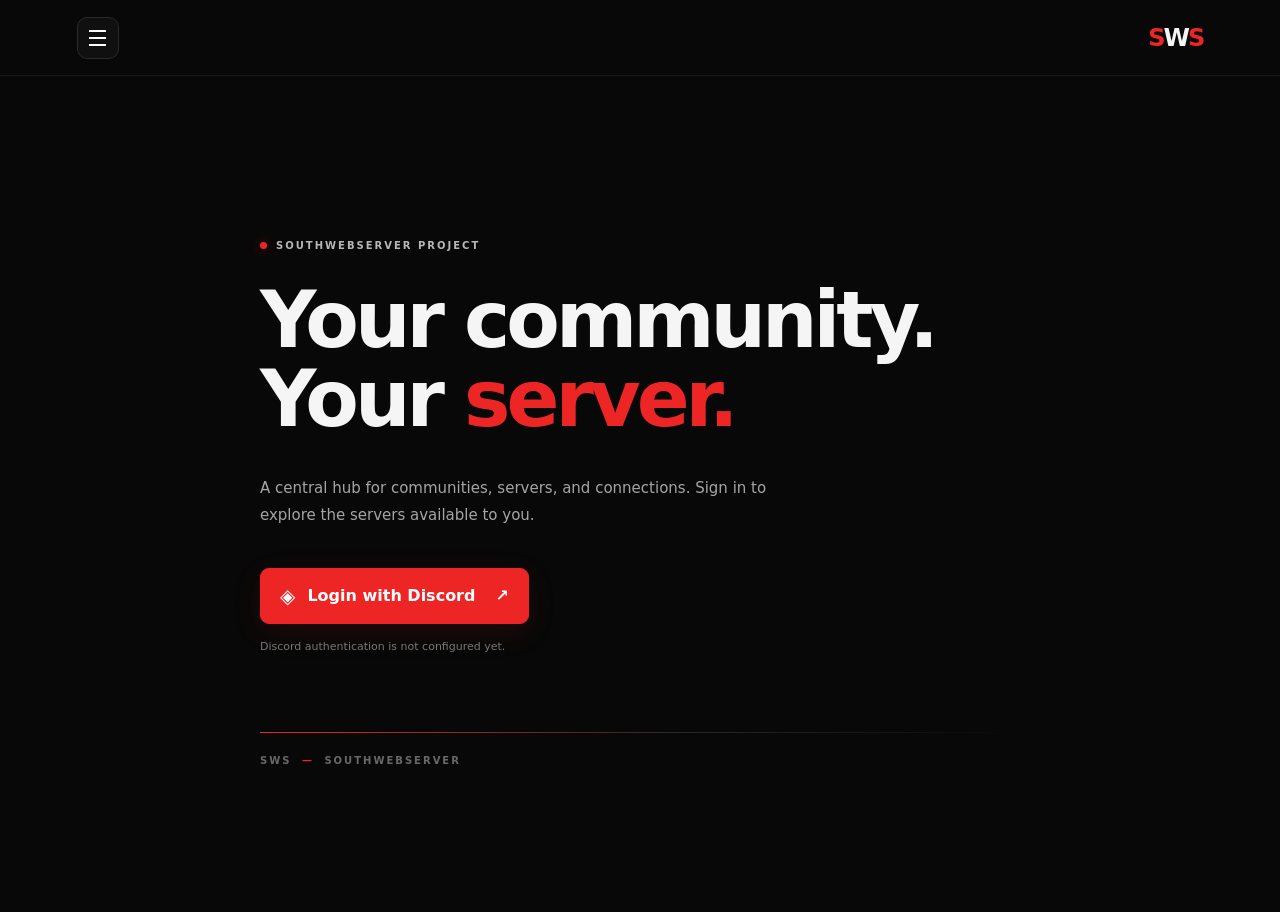
<file: index.html>
<!DOCTYPE html>
<html lang="en">
<head>
  <meta charset="UTF-8">
  <meta name="viewport" content="width=device-width, initial-scale=1">
  <meta name="theme-color" content="#080808">
  <title>SWS | SouthWebServer</title>
  <link rel="stylesheet" href="static/style.css">
</head>
<body>
  <div id="loader"><div class="loader-logo"><span>S</span>W<span>S</span></div><p>INITIALIZING SWS...</p></div>

  <header class="topbar">
    <button class="menu-button" id="menuButton" aria-label="Open menu" aria-expanded="false">
      <span></span><span></span><span></span>
    </button>
    <a class="brand" href="index.html" aria-label="SouthWebServer home"><span>S</span>W<span>S</span></a>
  </header>

  <nav class="side-menu" id="sideMenu">
    <p class="menu-label">NAVIGATION</p>
    <a href="index.html">Home</a>
    <a href="servers.html">Servers</a>
    <div class="menu-divider"></div>
    <p class="menu-label">SOUTHWEBSERVER</p>
    <p class="menu-description">A central place for your communities.</p>
  </nav>
  <div class="overlay" id="overlay"></div>

  <main class="hero">
    <p class="eyebrow"><span class="status-dot"></span> SOUTHWEBSERVER PROJECT</p>
    <h1>Your community.<br>Your <span class="red">server.</span></h1>
    <p class="description">A central hub for communities, servers, and connections. Sign in to explore the servers available to you.</p>
    <button class="primary-button" id="loginButton">
      <span class="discord-mark">◈</span> Login with Discord <span class="arrow">↗</span>
    </button>
    <p class="small-note" id="loginNote">Discord authentication is not configured yet.</p>
    <div class="hero-line"></div>
    <p class="footer-note">SWS <span>—</span> SOUTHWEBSERVER</p>
  </main>

  <script src="static/app.js"></script>
</body>
</html>
</file>
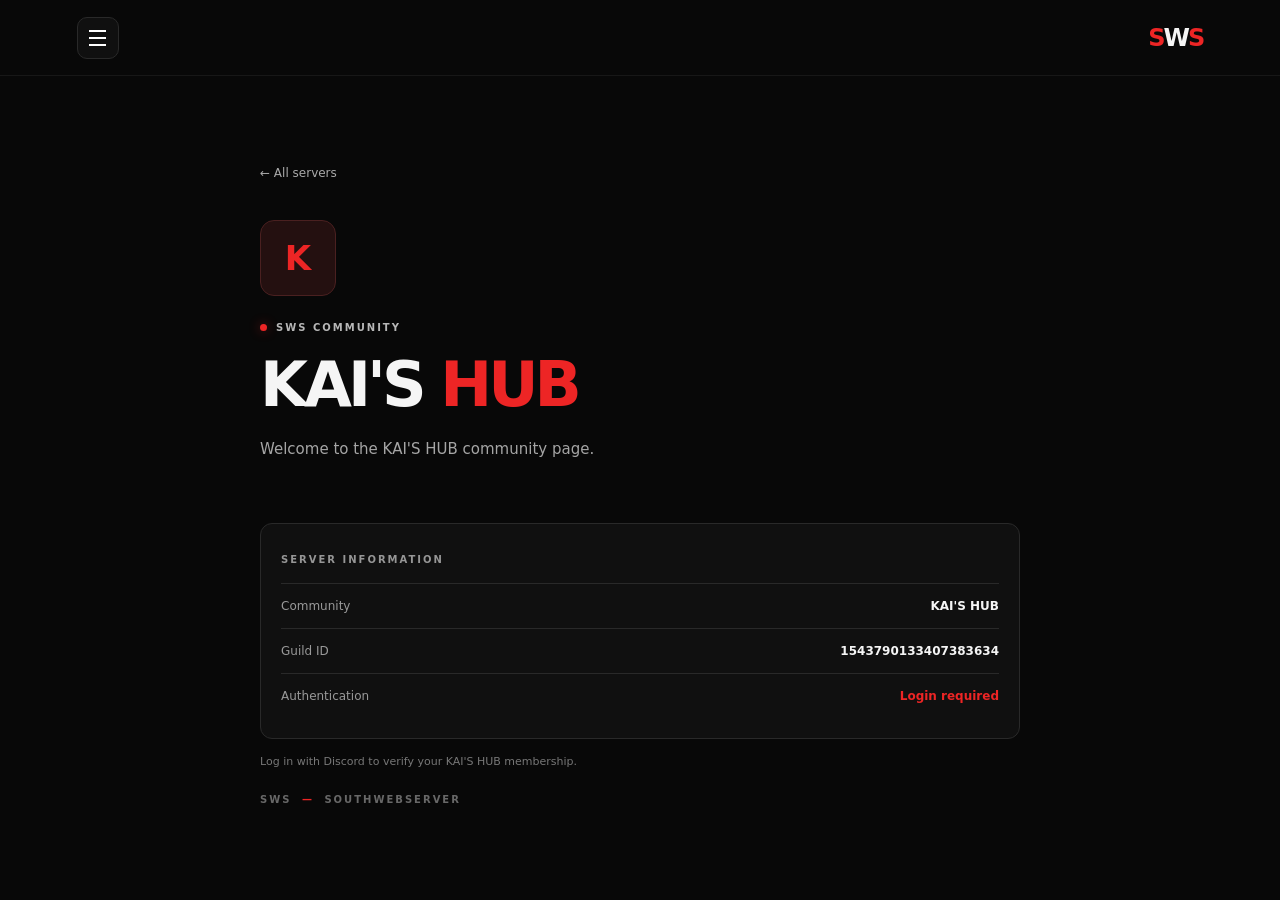
<file: kaihub.html>
<!DOCTYPE html>
<html lang="en">
<head>
  <meta charset="UTF-8">
  <meta name="viewport" content="width=device-width, initial-scale=1">
  <meta name="theme-color" content="#080808">
  <title>KAI'S HUB | SWS</title>
  <link rel="stylesheet" href="static/style.css">
</head>
<body>
  <div id="loader"><div class="loader-logo"><span>S</span>W<span>S</span></div><p>OPENING COMMUNITY...</p></div>
  <header class="topbar">
    <button class="menu-button" id="menuButton" aria-label="Open menu" aria-expanded="false"><span></span><span></span><span></span></button>
    <a class="brand" href="index.html"><span>S</span>W<span>S</span></a>
  </header>
  <nav class="side-menu" id="sideMenu">
    <p class="menu-label">NAVIGATION</p>
    <a href="index.html">Home</a><a href="servers.html">Servers</a>
    <div class="menu-divider"></div>
    <p class="menu-label">SOUTHWEBSERVER</p>
    <p class="menu-description">A central place for your communities.</p>
  </nav>
  <div class="overlay" id="overlay"></div>

  <main class="page-content">
    <a class="back-link" href="servers.html">← All servers</a>
    <section class="community-hero">
      <div class="community-icon">K</div>
      <p class="eyebrow"><span class="status-dot"></span> SWS COMMUNITY</p>
      <h1>KAI'S <span class="red">HUB</span></h1>
      <p class="description">Welcome to the KAI'S HUB community page.</p>
    </section>

    <div class="info-panel">
      <p class="menu-label">SERVER INFORMATION</p>
      <div class="info-row"><span>Community</span><strong>KAI'S HUB</strong></div>
      <div class="info-row"><span>Guild ID</span><strong>1543790133407383634</strong></div>
      <div class="info-row"><span>Authentication</span><strong class="red" id="authStatus">Checking…</strong></div>
    </div>
    <p class="small-note" id="membershipNote">Checking your Discord session and membership…</p>
    <p class="footer-note">SWS <span>—</span> SOUTHWEBSERVER</p>
  </main>
  <script src="static/app.js"></script>
</body>
</html>
</file>
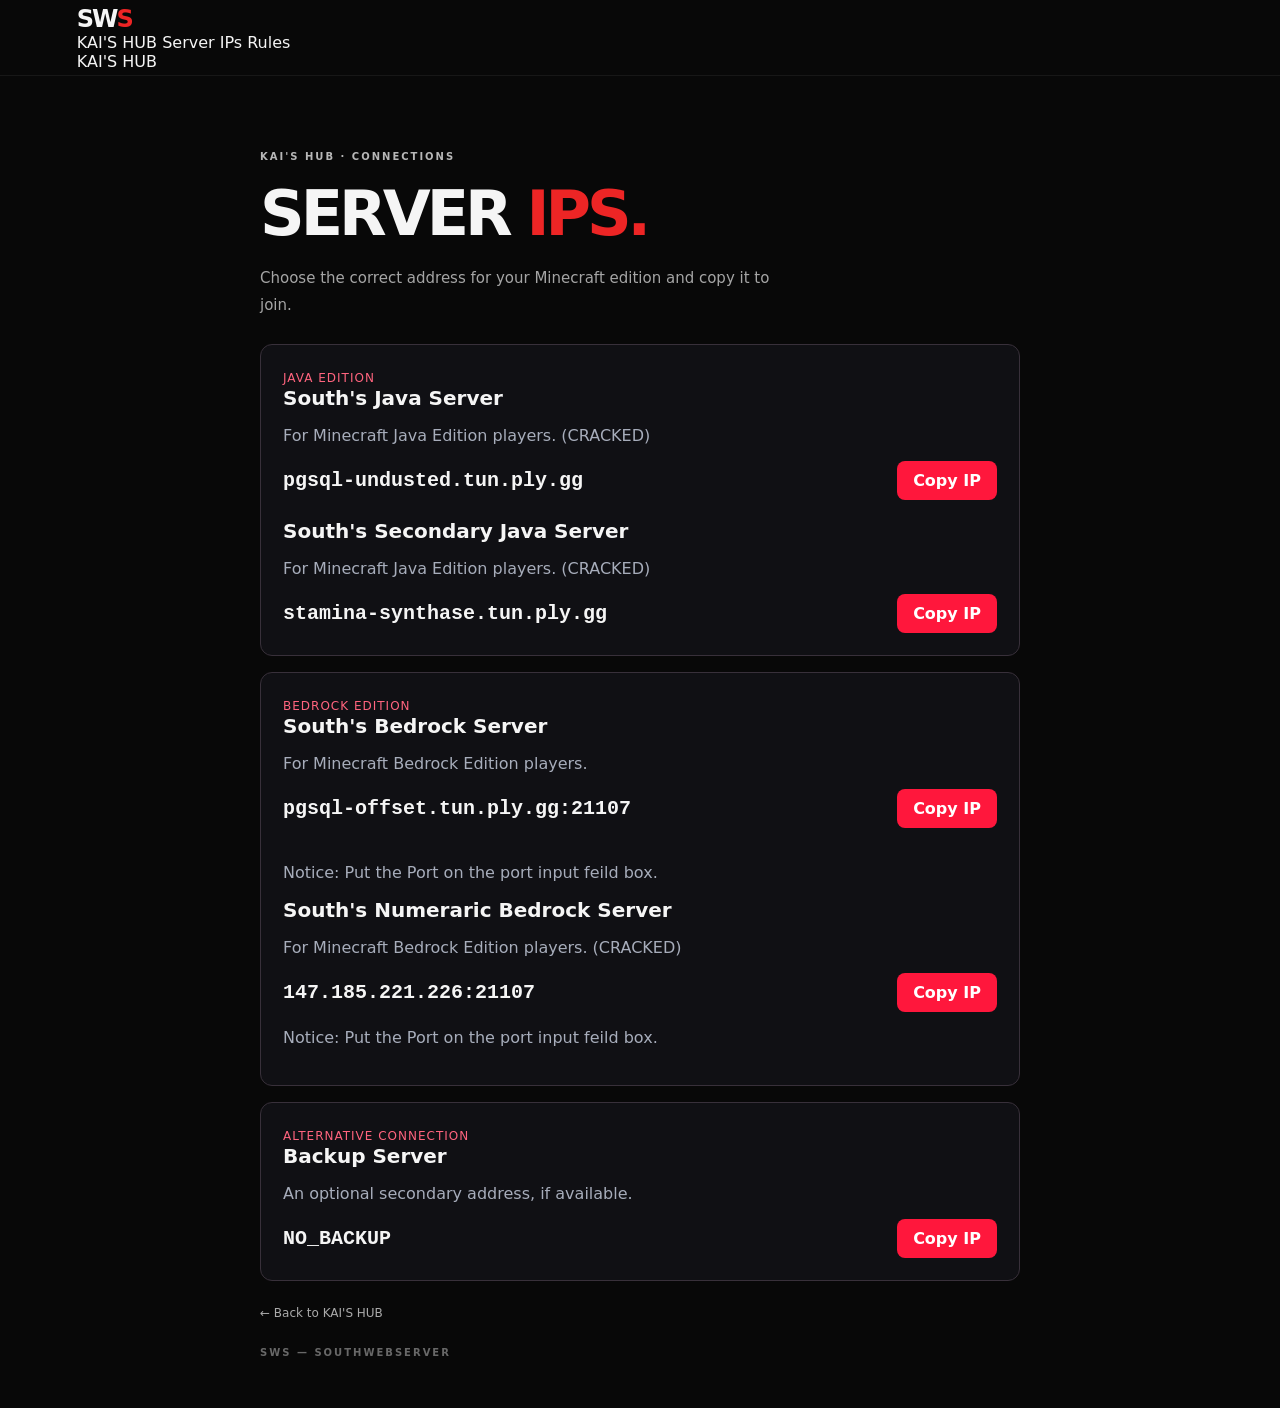
<file: kaiip.html>
<!DOCTYPE html>
<html lang="en">
<head>
  <meta charset="UTF-8">
  <meta name="viewport" content="width=device-width, initial-scale=1">
  <meta name="theme-color" content="#080808">
  <title>Server IPs | KAI'S HUB</title>
  <link rel="stylesheet" href="static/style.css">
  <style>
    .ip-list { display:grid; gap:16px; margin-top:25px; }
    .ip-card { background:#101014; border:1px solid #38303a; border-radius:12px; padding:22px; }
    .ip-card h2 { margin:0 0 5px; font-size:20px; }
    .muted { color:#a7adbb; }
    .ip-row { display:flex; justify-content:space-between; align-items:center; gap:12px; flex-wrap:wrap; margin-top:15px; }
    .ip-value { overflow-wrap:anywhere; font-weight:800; font-size:20px; }
    .copy-btn { background:#ff173c; color:white; border:0; border-radius:8px; padding:10px 16px; font-weight:700; cursor:pointer; }
    .copy-btn:hover { background:#d90f30; }
    .tag { color:#ff647e; font-size:12px; text-transform:uppercase; letter-spacing:1px; }
  </style>
</head>
<body>
  <header class="topbar">
    <div class="wrap nav">
      <a class="brand" href="index.html">SW<span>S</span></a>
      <nav class="navlinks">
        <a href="kaiMain.html">KAI'S HUB</a>
        <a href="kaiip.html">Server IPs</a>
        <a href="kairules.html">Rules</a>
      </nav>
      <span class="nav-tag">KAI'S HUB</span>
    </div>
  </header>

  <main class="wrap page-content">
    <p class="eyebrow">KAI'S HUB · CONNECTIONS</p>
    <h1>SERVER <span class="red">IPS.</span></h1>
    <p class="description">Choose the correct address for your Minecraft edition and copy it to join.</p>


    <section class="ip-list">
      <article class="ip-card">
        <span class="tag">Java Edition</span>
        <h2>South's Java Server</h2>
        <p class="muted">For Minecraft Java Edition players. (CRACKED)</p>
        <div class="ip-row">
          <code class="ip-value">pgsql-undusted.tun.ply.gg</code>
          <button class="copy-btn" data-copy="pgsql-undusted.tun.ply.gg">Copy IP</button>
        </div><br>
        <h2>South's Secondary Java Server</h2>
        <p class="muted">For Minecraft Java Edition players. (CRACKED)</p>
        <div class="ip-row">
          <code class="ip-value">stamina-synthase.tun.ply.gg</code>
          <button class="copy-btn" data-copy="stamina-synthase.tun.ply.gg">Copy IP</button>
        </div>
      </article>
      
      <article class="ip-card">
        <span class="tag">Bedrock Edition</span>
        <h2>South's Bedrock Server</h2>
        <p class="muted">For Minecraft Bedrock Edition players.</p>
        <div class="ip-row">
          <code class="ip-value">pgsql-offset.tun.ply.gg:21107</code>
          <button class="copy-btn" data-copy="pgsql-offset.tun.ply.gg:21107">Copy IP</button>
        </div><br>
        <p class="muted">Notice: Put the Port on the port input feild box.</p>
        <h2>South's Numeraric Bedrock Server</h2>
        <p class="muted">For Minecraft Bedrock Edition players. (CRACKED)</p>
        <div class="ip-row">
          <code class="ip-value">147.185.221.226:21107</code>
          <button class="copy-btn" data-copy="147.185.221.226:21107">Copy IP</button>
        </div>
        <p class="muted">Notice: Put the Port on the port input feild box.</p>
      </article>

      <article class="ip-card">
        <span class="tag">Alternative Connection</span>
        <h2>Backup Server</h2>
        <p class="muted">An optional secondary address, if available.</p>
        <div class="ip-row">
          <code class="ip-value">NO_BACKUP</code>
          <button class="copy-btn" data-copy="null">Copy IP</button>
        </div>
      </article>
    </section>

    <p class="back-link"><a href="kaiMain.html">← Back to KAI'S HUB</a></p>
    <p class="footer-note">SWS — SOUTHWEBSERVER</p>
  </main>

  <div id="copyNotice" role="status" aria-live="polite" style="display:none;position:fixed;bottom:20px;left:50%;transform:translateX(-50%);background:#202027;border:1px solid #49404a;padding:12px 18px;border-radius:8px;z-index:20"></div>

  <script>
    const notice = document.getElementById("copyNotice");
    document.querySelectorAll("[data-copy]").forEach(button => {
      button.addEventListener("click", async () => {
        const value = button.dataset.copy;
        if (value.endsWith("_HERE")) {
          notice.textContent = "Set the real server address in kaiip.html first.";
          notice.style.display = "block";
          return;
        }
        try {
          await navigator.clipboard.writeText(value);
          notice.textContent = "Server address copied.";
        } catch {
          notice.textContent = "Copy failed. Select and copy the address manually.";
        }
        notice.style.display = "block";
      });
    });
  </script>
</body>
</html>
</file>
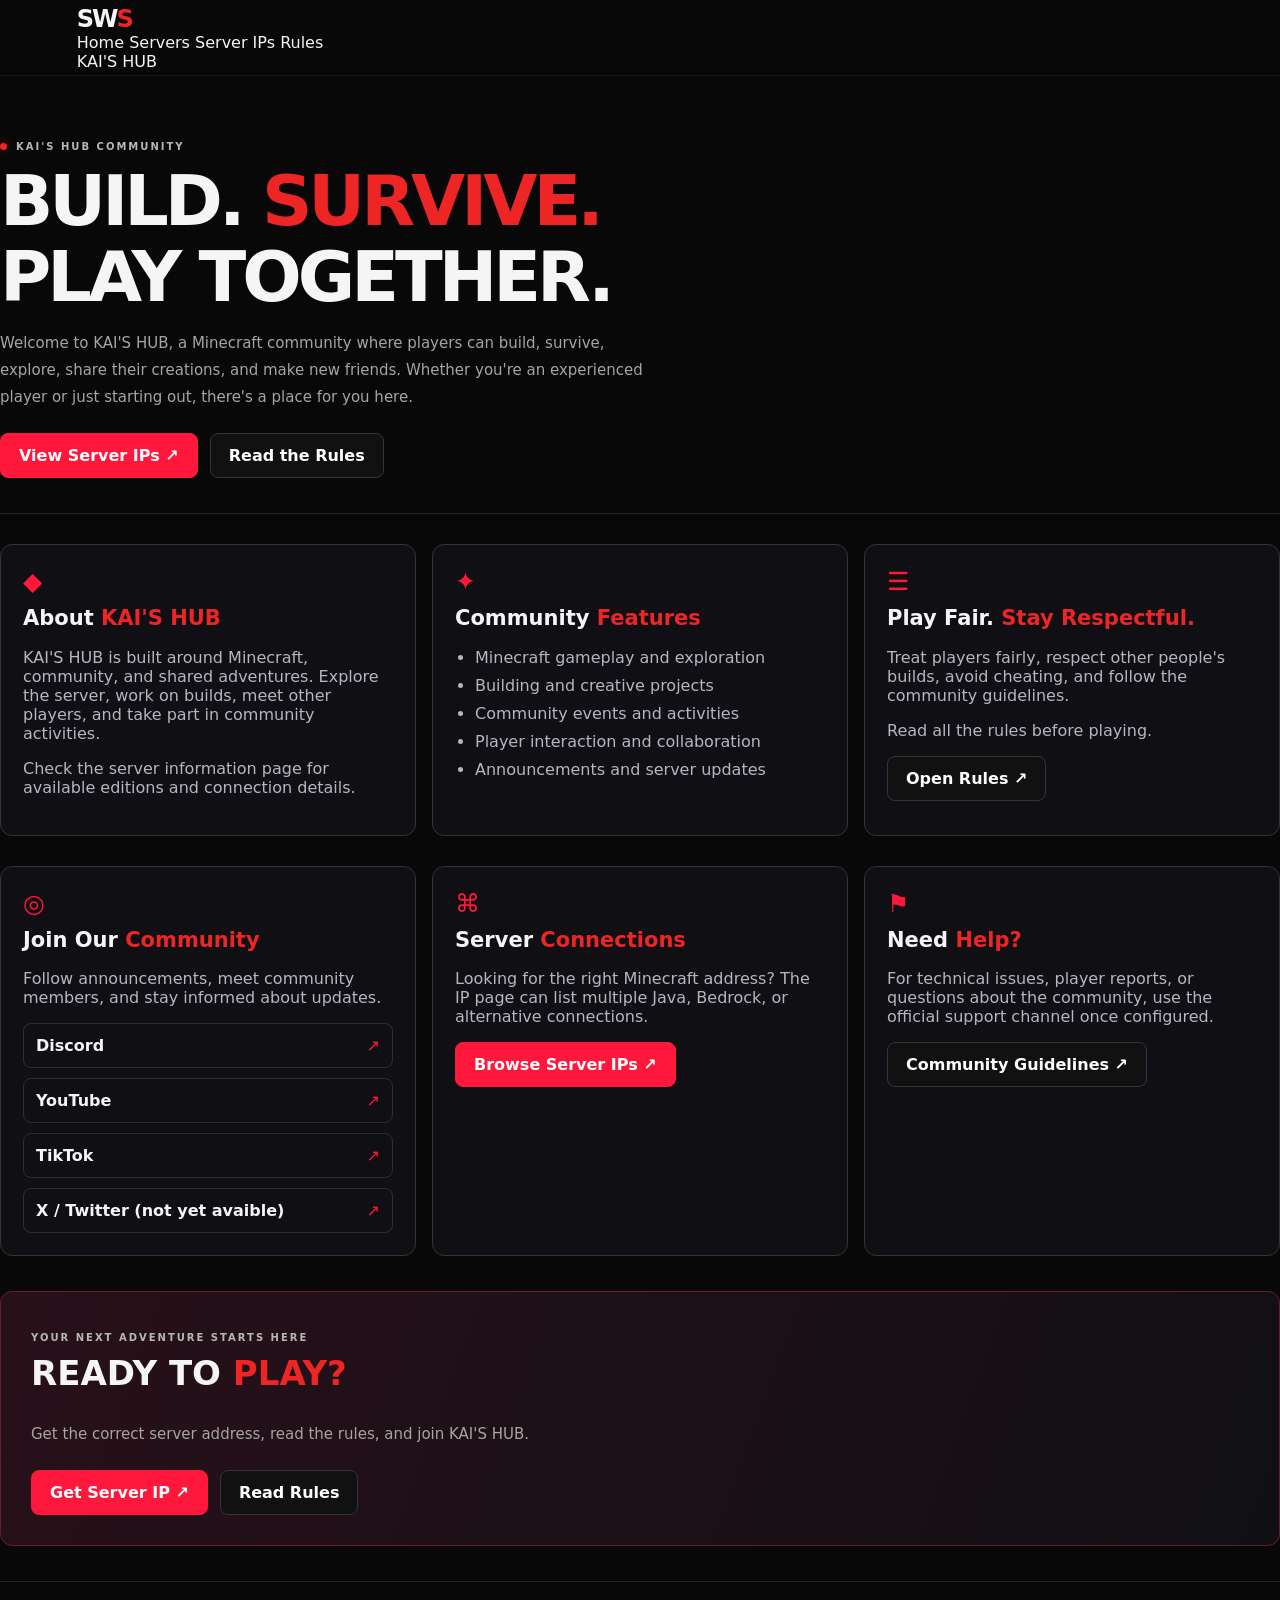
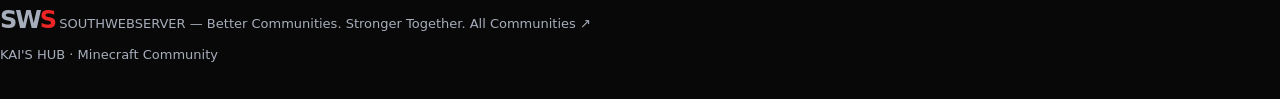
<file: kaiMain.html>
<!DOCTYPE html>
<html lang="en">
<head>
  <meta charset="UTF-8">
  <meta name="viewport" content="width=device-width, initial-scale=1">
  <meta name="theme-color" content="#080808">
  <meta name="description" content="Welcome to KAI'S HUB, a Minecraft community to build, survive, explore, and play together.">
  <title>KAI'S HUB | SWS</title>
  <link rel="stylesheet" href="static/style.css">
  <style>
    .hub-hero {
      padding: 55px 0 35px;
      border-bottom: 1px solid #29232b;
    }
    .hub-hero h1 {
      font-size: clamp(38px, 8vw, 70px);
      line-height: 1.08;
      margin: 12px 0;
    }
    .hub-hero p { max-width: 650px; }
    .hub-actions { display:flex; flex-wrap:wrap; gap:12px; margin-top:22px; }
    .hub-btn {
      display:inline-block;
      padding:12px 18px;
      border:1px solid #ff173c;
      border-radius:8px;
      background:#ff173c;
      color:#fff;
      font-weight:800;
      text-decoration:none;
    }
    .hub-btn.secondary { background:#111; border-color:#39313b; }
    .hub-grid {
      display:grid;
      grid-template-columns:repeat(3,minmax(0,1fr));
      gap:16px;
      margin:30px 0;
    }
    .hub-card {
      padding:22px;
      background:#101014;
      border:1px solid #38303a;
      border-radius:12px;
    }
    .hub-card h2 { margin-top:0; font-size:21px; }
    .hub-card p, .hub-card li { color:#b4b6c1; }
    .hub-card ul { padding-left:20px; }
    .hub-card li { margin:9px 0; }
    .hub-icon { color:#ff173c; font-size:25px; margin-bottom:10px; }
    .hub-socials { display:grid; gap:10px; }
    .hub-socials a {
      display:flex;
      justify-content:space-between;
      gap:12px;
      padding:12px;
      border:1px solid #302b34;
      border-radius:8px;
      text-decoration:none;
    }
    .hub-socials a:hover { border-color:#ff173c; }
    .hub-socials span { color:#ff173c; }
    .hub-join {
      margin:35px 0;
      padding:30px;
      border:1px solid #6c1a2d;
      border-radius:12px;
      background:linear-gradient(110deg,#281019,#101014);
    }
    .hub-join h2 { margin-top:0; font-size:clamp(24px,5vw,34px); }
    .hub-footer {
      padding:24px 0;
      border-top:1px solid #29232b;
      color:#a7adbb;
      font-size:13px;
    }
    @media(max-width:760px) {
      .hub-grid { grid-template-columns:1fr; }
      .hub-hero { padding-top:35px; }
      .hub-join { padding:22px; }
    }
  </style>
</head>
<body>
  <header class="topbar">
    <div class="wrap nav">
      <a class="brand" href="index.html" aria-label="SWS Home">SW<span>S</span></a>
      <nav class="navlinks" aria-label="Navigation">
        <a href="index.html">Home</a>
        <a href="servers.html">Servers</a>
        <a href="kaiip.html">Server IPs</a>
        <a href="kairules.html">Rules</a>
      </nav>
      <span class="nav-tag">KAI'S HUB</span>
    </div>
  </header>

  <main class="wrap">
    <section class="hub-hero">
      <p class="eyebrow"><span class="status-dot"></span> KAI'S HUB COMMUNITY</p>
      <h1>BUILD. <span class="red">SURVIVE.</span><br>PLAY TOGETHER.</h1>
      <p class="description">
        Welcome to KAI'S HUB, a Minecraft community where players can build,
        survive, explore, share their creations, and make new friends.
        Whether you're an experienced player or just starting out,
        there's a place for you here.
      </p>
      <div class="hub-actions">
        <a class="hub-btn" href="kaiip.html">View Server IPs ↗</a>
        <a class="hub-btn secondary" href="kairules.html">Read the Rules</a>
      </div>
    </section>

    <section class="hub-grid" aria-label="Community information">
      <article class="hub-card">
        <div class="hub-icon" aria-hidden="true">◆</div>
        <h2>About <span class="red">KAI'S HUB</span></h2>
        <p>
          KAI'S HUB is built around Minecraft, community, and shared
          adventures. Explore the server, work on builds, meet other
          players, and take part in community activities.
        </p>
        <p>Check the server information page for available editions and connection details.</p>
      </article>

      <article class="hub-card">
        <div class="hub-icon" aria-hidden="true">✦</div>
        <h2>Community <span class="red">Features</span></h2>
        <ul>
          <li>Minecraft gameplay and exploration</li>
          <li>Building and creative projects</li>
          <li>Community events and activities</li>
          <li>Player interaction and collaboration</li>
          <li>Announcements and server updates</li>
        </ul>
      </article>

      <article class="hub-card">
        <div class="hub-icon" aria-hidden="true">☰</div>
        <h2>Play Fair. <span class="red">Stay Respectful.</span></h2>
        <p>
          Treat players fairly, respect other people's builds, avoid cheating,
          and follow the community guidelines.
        </p>
        <p>Read all the rules before playing.</p>
        <a class="hub-btn secondary" href="kairules.html">Open Rules ↗</a>
      </article>
    </section>

    <section class="hub-grid" aria-label="Social links">
      <article class="hub-card">
        <div class="hub-icon" aria-hidden="true">◎</div>
        <h2>Join Our <span class="red">Community</span></h2>
        <p>Follow announcements, meet community members, and stay informed about updates.</p>
        <div class="hub-socials">
          <a href="https://discord.gg/mTrq2tTBHG" target="_blank" rel="noopener noreferrer">
            <strong>Discord</strong><span>↗</span>
          </a>
          <a href="https://youtube.com/@xokaixu" target="_blank" rel="noopener noreferrer">
            <strong>YouTube</strong><span>↗</span>
          </a>
          <a href="https://www.tiktok.com/@xo.kaixu" target="_blank" rel="noopener noreferrer">
            <strong>TikTok</strong><span>↗</span>
          </a>
          <a href="about:blank" target="_blank" rel="noopener noreferrer">
            <strong>X / Twitter (not yet avaible)</strong><span>↗</span>
          </a>
        </div>
      </article>

      <article class="hub-card">
        <div class="hub-icon" aria-hidden="true">⌘</div>
        <h2>Server <span class="red">Connections</span></h2>
        <p>
          Looking for the right Minecraft address? The IP page can list
          multiple Java, Bedrock, or alternative connections.
        </p>
        <a class="hub-btn" href="kaiip.html">Browse Server IPs ↗</a>
      </article>

      <article class="hub-card">
        <div class="hub-icon" aria-hidden="true">⚑</div>
        <h2>Need <span class="red">Help?</span></h2>
        <p>
          For technical issues, player reports, or questions about the
          community, use the official support channel once configured.
        </p>
        <a class="hub-btn secondary" href="kairules.html">Community Guidelines ↗</a>
      </article>
    </section>

    <section class="hub-join">
      <p class="eyebrow">YOUR NEXT ADVENTURE STARTS HERE</p>
      <h2>READY TO <span class="red">PLAY?</span></h2>
      <p class="description">
        Get the correct server address, read the rules, and join KAI'S HUB.
      </p>
      <div class="hub-actions">
        <a class="hub-btn" href="kaiip.html">Get Server IP ↗</a>
        <a class="hub-btn secondary" href="kairules.html">Read Rules</a>
      </div>
    </section>

    <footer class="hub-footer">
      <div class="footer-row">
        <a class="brand" href="index.html">SW<span>S</span></a>
        <span>SOUTHWEBSERVER — Better Communities. Stronger Together.</span>
        <a href="servers.html">All Communities ↗</a>
      </div>
      <p>KAI'S HUB · Minecraft Community</p>
    </footer>
  </main>
</body>
</html>
</file>
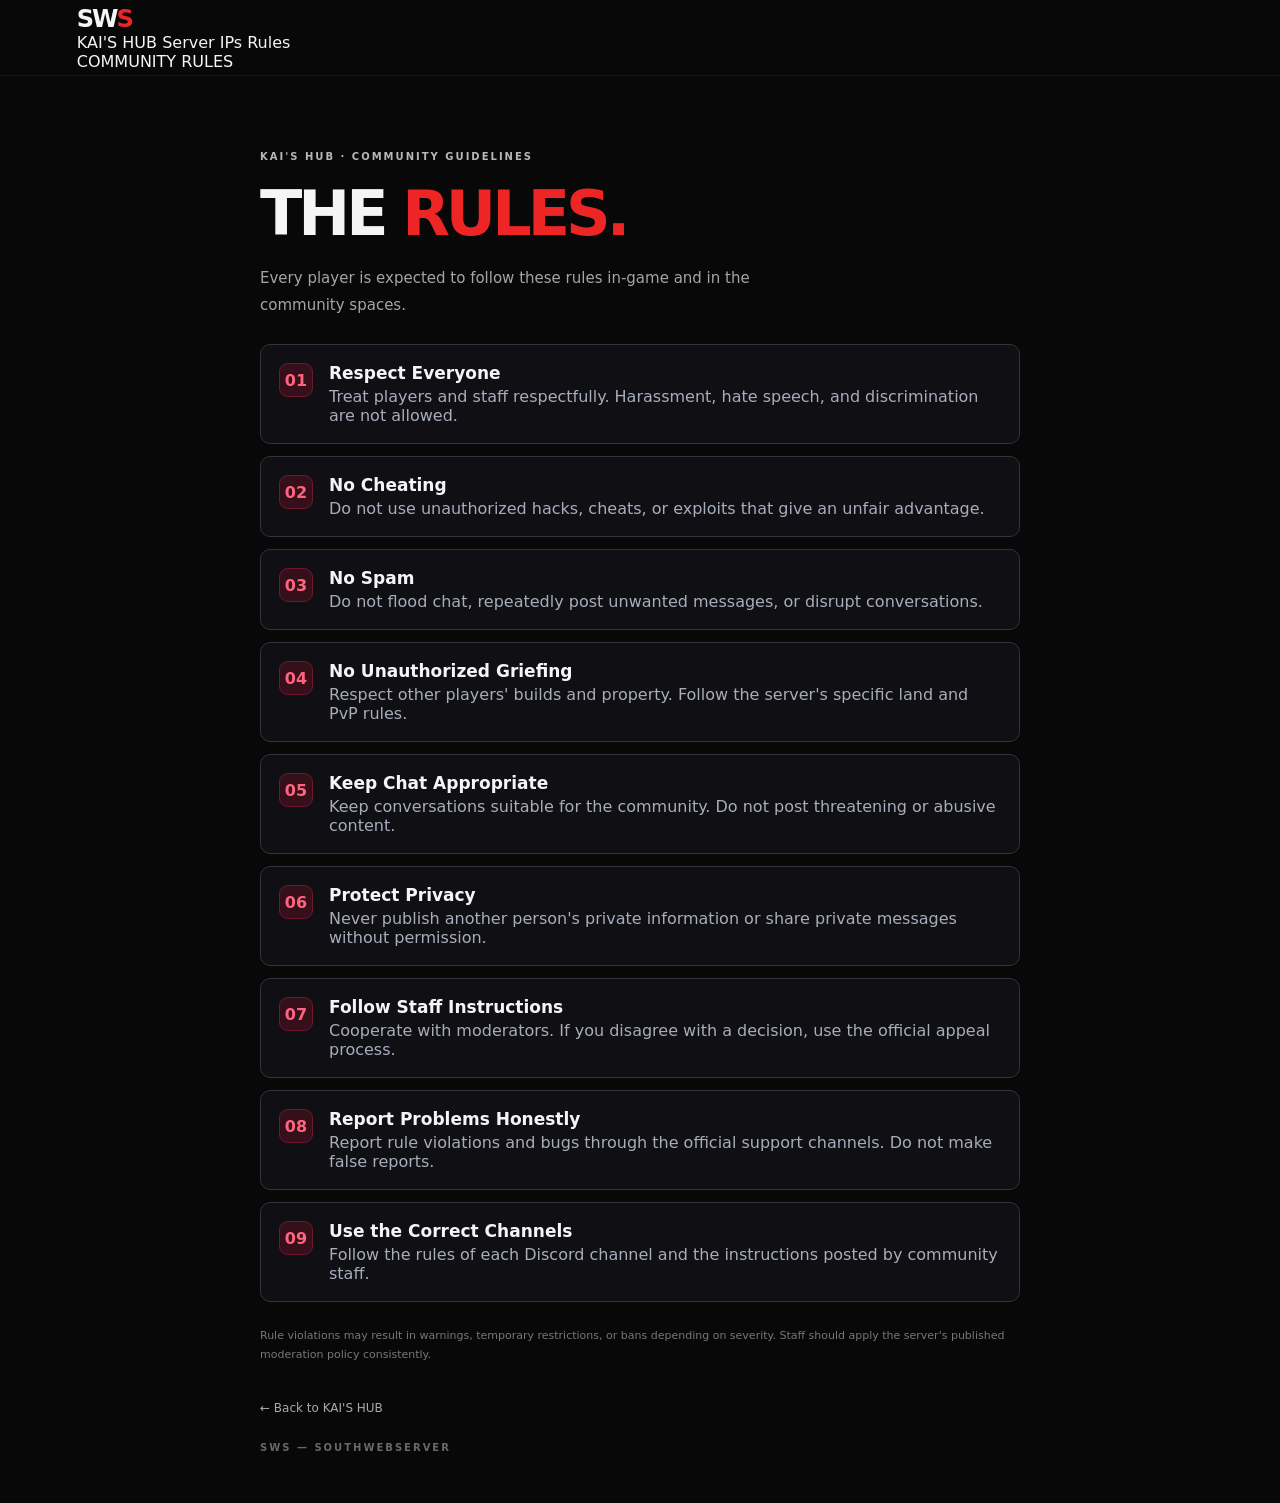
<file: kairules.html>
<!DOCTYPE html>
<html lang="en">
<head>
  <meta charset="UTF-8">
  <meta name="viewport" content="width=device-width, initial-scale=1">
  <meta name="theme-color" content="#080808">
  <title>Rules | KAI'S HUB</title>
  <link rel="stylesheet" href="static/style.css">
  <style>
    .rules-list { display:grid; gap:12px; margin:25px 0; padding:0; list-style:none; }
    .rule { display:flex; gap:16px; align-items:flex-start; background:#101014; border:1px solid #38303a; border-radius:10px; padding:18px; }
    .num { display:flex; align-items:center; justify-content:center; flex:0 0 34px; height:34px; border-radius:9px; background:#35101a; border:1px solid #6e192c; color:#ff647e; font-weight:900; }
    .rule h2 { font-size:17px; margin:0 0 4px; }
    .rule p { color:#a7adbb; margin:0; }
  </style>
</head>
<body>
  <header class="topbar">
    <div class="wrap nav">
      <a class="brand" href="index.html">SW<span>S</span></a>
      <nav class="navlinks">
        <a href="kaiMain.html">KAI'S HUB</a>
        <a href="kaiip.html">Server IPs</a>
        <a href="kairules.html">Rules</a>
      </nav>
      <span class="nav-tag">COMMUNITY RULES</span>
    </div>
  </header>

  <main class="wrap page-content">
    <p class="eyebrow">KAI'S HUB · COMMUNITY GUIDELINES</p>
    <h1>THE <span class="red">RULES.</span></h1>
    <p class="description">Every player is expected to follow these rules in-game and in the community spaces.</p>

    <ol class="rules-list">
      <li class="rule"><span class="num">01</span><div><h2>Respect Everyone</h2><p>Treat players and staff respectfully. Harassment, hate speech, and discrimination are not allowed.</p></div></li>
      <li class="rule"><span class="num">02</span><div><h2>No Cheating</h2><p>Do not use unauthorized hacks, cheats, or exploits that give an unfair advantage.</p></div></li>
      <li class="rule"><span class="num">03</span><div><h2>No Spam</h2><p>Do not flood chat, repeatedly post unwanted messages, or disrupt conversations.</p></div></li>
      <li class="rule"><span class="num">04</span><div><h2>No Unauthorized Griefing</h2><p>Respect other players' builds and property. Follow the server's specific land and PvP rules.</p></div></li>
      <li class="rule"><span class="num">05</span><div><h2>Keep Chat Appropriate</h2><p>Keep conversations suitable for the community. Do not post threatening or abusive content.</p></div></li>
      <li class="rule"><span class="num">06</span><div><h2>Protect Privacy</h2><p>Never publish another person's private information or share private messages without permission.</p></div></li>
      <li class="rule"><span class="num">07</span><div><h2>Follow Staff Instructions</h2><p>Cooperate with moderators. If you disagree with a decision, use the official appeal process.</p></div></li>
      <li class="rule"><span class="num">08</span><div><h2>Report Problems Honestly</h2><p>Report rule violations and bugs through the official support channels. Do not make false reports.</p></div></li>
      <li class="rule"><span class="num">09</span><div><h2>Use the Correct Channels</h2><p>Follow the rules of each Discord channel and the instructions posted by community staff.</p></div></li>
    </ol>

    <p class="small-note">Rule violations may result in warnings, temporary restrictions, or bans depending on severity. Staff should apply the server's published moderation policy consistently.</p>
    <p class="back-link"><a href="kaiMain.html">← Back to KAI'S HUB</a></p>
    <p class="footer-note">SWS — SOUTHWEBSERVER</p>
  </main>
</body>
</html>
</file>
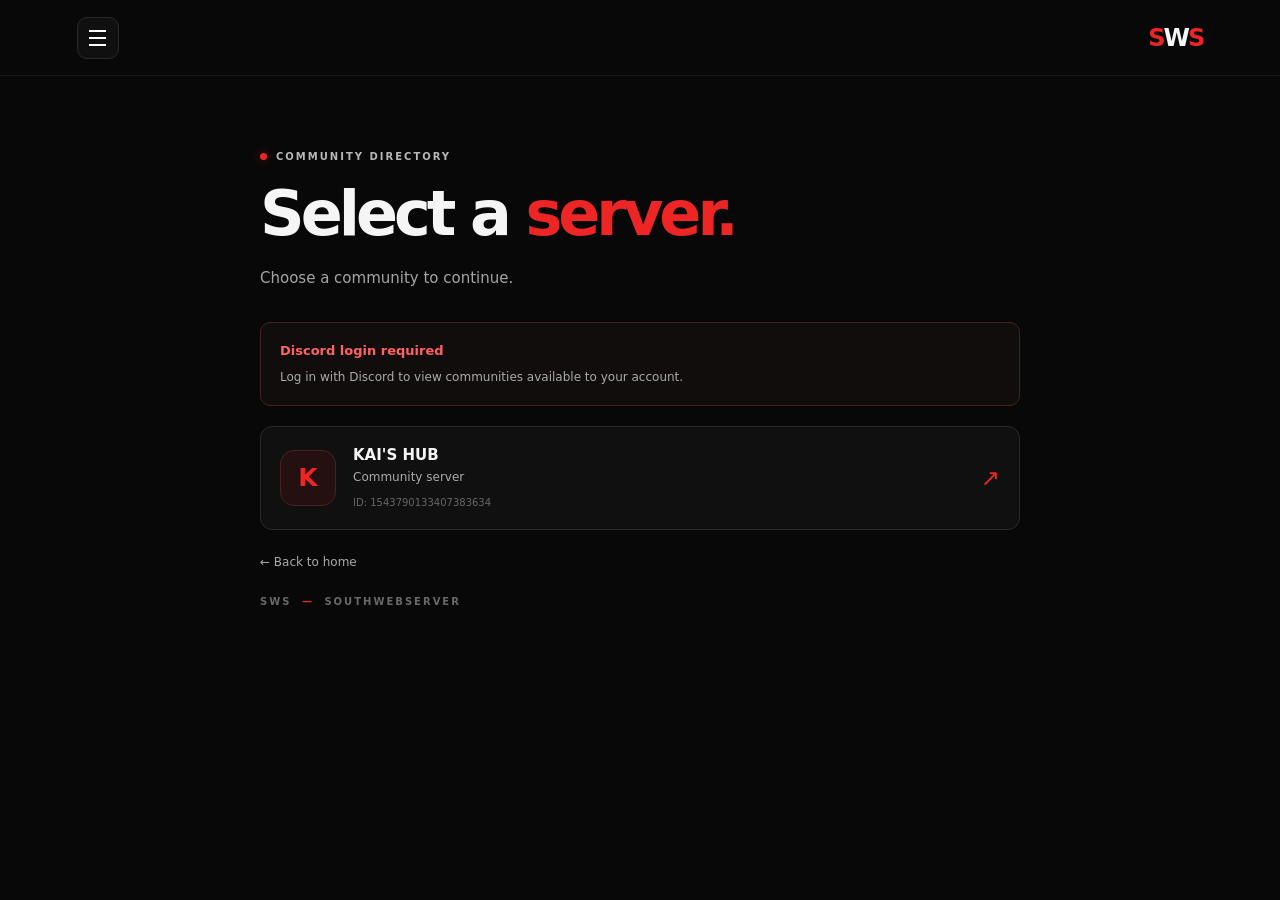
<file: servers.html>
<!DOCTYPE html>
<html lang="en">
<head>
  <meta charset="UTF-8">
  <meta name="viewport" content="width=device-width, initial-scale=1">
  <meta name="theme-color" content="#080808">
  <title>Servers | SWS</title>
  <link rel="stylesheet" href="static/style.css">
</head>
<body>
  <div id="loader"><div class="loader-logo"><span>S</span>W<span>S</span></div><p>LOADING SERVERS...</p></div>
  <header class="topbar">
    <button class="menu-button" id="menuButton" aria-label="Open menu" aria-expanded="false"><span></span><span></span><span></span></button>
    <a class="brand" href="index.html"><span>S</span>W<span>S</span></a>
  </header>
  <nav class="side-menu" id="sideMenu">
    <p class="menu-label">NAVIGATION</p>
    <a href="index.html">Home</a><a href="servers.html">Servers</a>
    <div class="menu-divider"></div>
    <p class="menu-label">SOUTHWEBSERVER</p>
    <p class="menu-description">A central place for your communities.</p>
  </nav>
  <div class="overlay" id="overlay"></div>

  <main class="page-content">
    <p class="eyebrow"><span class="status-dot"></span> COMMUNITY DIRECTORY</p>
    <h1>Select a <span class="red">server.</span></h1>
    <p class="description">Choose a community to continue.</p>

    <div class="notice" id="authNotice">
      <strong>Checking your session</strong>
      <p id="authMessage">Verifying your Discord login and community access…</p>
    </div>

    <a class="server-card" href="kaihub.html">
      <div class="server-icon">K</div>
      <div class="server-info">
        <h2>KAI'S HUB</h2>
        <p>Community server</p>
        <span class="server-id">ID: 1543790133407383634</span>
      </div>
      <span class="card-arrow">↗</span>
    </a>

    <a class="back-link" href="index.html">← Back to home</a>
    <p class="footer-note">SWS <span>—</span> SOUTHWEBSERVER</p>
  </main>
  <script src="static/app.js"></script>
</body>
</html>
</file>
<file: static/style.css>
:root {
  --bg: #080808;
  --panel: #101010;
  --panel-hover: #171111;
  --text: #f5f5f5;
  --muted: #969696;
  --red: #ed2525;
  --border: #292929;
}
* { box-sizing: border-box; }
html { min-height: 100%; background: var(--bg); }
body {
  margin: 0; min-height: 100vh; background: var(--bg); color: var(--text);
  font-family: Inter, ui-sans-serif, system-ui, -apple-system, BlinkMacSystemFont, "Segoe UI", sans-serif;
  -webkit-font-smoothing: antialiased;
}
a { color: inherit; text-decoration: none; }
button { font: inherit; }
.topbar {
  height: 76px; padding: 0 6%; display: flex; align-items: center;
  justify-content: space-between; position: relative; z-index: 20;
  border-bottom: 1px solid #171717;
}
.brand { font-size: 24px; font-weight: 900; letter-spacing: -2px; transition: opacity .2s; }
.brand:hover { opacity: .72; }
.brand span, .loader-logo span { color: var(--red); }
.menu-button {
  width: 42px; height: 42px; border: 1px solid var(--border); border-radius: 10px;
  background: #101010; display: flex; flex-direction: column; align-items: center;
  justify-content: center; gap: 5px; cursor: pointer; transition: border-color .2s, background .2s;
}
.menu-button:hover { border-color: var(--red); background: #171010; }
.menu-button span { width: 17px; height: 2px; background: white; transition: transform .2s, opacity .2s; }
.menu-button.active span:first-child { transform: translateY(7px) rotate(45deg); }
.menu-button.active span:nth-child(2) { opacity: 0; }
.menu-button.active span:last-child { transform: translateY(-7px) rotate(-45deg); }
.side-menu {
  position: fixed; z-index: 19; top: 76px; left: 0; width: min(310px, 85vw);
  height: calc(100vh - 76px); padding: 28px 24px; background: #0d0d0d;
  border-right: 1px solid var(--border); transform: translateX(-105%);
  transition: transform .25s ease; visibility: hidden;
}
.side-menu.open { transform: translateX(0); visibility: visible; }
.side-menu > a { display: block; padding: 13px 12px; margin: 4px 0; border-radius: 8px; color: #ddd; transition: background .2s, color .2s; }
.side-menu > a:hover { background: #201010; color: white; }
.menu-label { font-size: 10px; font-weight: 800; letter-spacing: 2px; color: var(--muted); }
.menu-description { font-size: 13px; line-height: 1.7; color: var(--muted); }
.menu-divider { height: 1px; background: var(--border); margin: 22px 0; }
.overlay { position: fixed; z-index: 18; inset: 76px 0 0; background: #0009; opacity: 0; pointer-events: none; transition: opacity .25s; }
.overlay.show { opacity: 1; pointer-events: auto; }
.hero {
  width: min(760px, 88%); min-height: calc(100vh - 76px); margin: auto;
  display: flex; flex-direction: column; justify-content: center; align-items: flex-start;
  padding: 75px 0 45px; animation: rise .65s ease both;
}
.eyebrow { display: flex; align-items: center; gap: 9px; font-size: 10px; font-weight: 800; letter-spacing: 2px; color: #b7b7b7; }
.status-dot { width: 7px; height: 7px; display: inline-block; border-radius: 50%; background: var(--red); box-shadow: 0 0 12px #ed252577; }
h1 { font-size: clamp(44px, 9vw, 78px); letter-spacing: -4px; line-height: 1.02; margin: 20px 0; font-weight: 850; }
.red { color: var(--red); }
.description { max-width: 520px; color: #a5a5a5; line-height: 1.8; font-size: 15px; }
.primary-button {
  display: inline-flex; align-items: center; gap: 12px; margin-top: 24px; padding: 15px 19px;
  color: white; background: var(--red); border: 1px solid var(--red); border-radius: 9px;
  font-weight: 750; cursor: pointer; box-shadow: 0 8px 30px #ed25251c;
  transition: transform .2s, background .2s, box-shadow .2s;
}
.primary-button:hover { background: #c91d1d; transform: translateY(-2px); box-shadow: 0 12px 35px #ed252533; }
.discord-mark { font-size: 20px; }
.arrow { margin-left: 8px; }
.small-note { color: #777; font-size: 11px; line-height: 1.7; margin-top: 14px; }
.hero-line { width: 100%; height: 1px; background: linear-gradient(90deg, var(--red), #292929 55%, transparent); margin-top: 65px; }
.footer-note { color: #686868; font-size: 10px; font-weight: 800; letter-spacing: 2px; margin-top: 22px; }
.footer-note span { color: var(--red); padding: 0 5px; }
.page-content { width: min(760px, 88%); margin: 0 auto; padding: 65px 0 40px; animation: rise .55s ease both; }
.page-content h1 { font-size: clamp(38px, 8vw, 62px); }
.notice { margin: 30px 0 20px; padding: 17px 19px; background: #120d0d; border: 1px solid #482020; border-radius: 10px; }
.notice strong { color: #ff6262; font-size: 13px; }
.notice p { margin: 8px 0 0; color: #aaa; font-size: 12px; line-height: 1.7; }
.server-card {
  display: flex; align-items: center; gap: 17px; padding: 19px; margin-top: 15px;
  border: 1px solid var(--border); border-radius: 12px; background: var(--panel);
  transition: border-color .2s, background .2s, transform .2s;
}
.server-card:hover { border-color: #8f2424; background: var(--panel-hover); transform: translateY(-2px); }
.server-icon, .community-icon {
  width: 56px; height: 56px; flex: 0 0 auto; display: grid; place-items: center;
  border-radius: 14px; background: #241010; color: var(--red); font-size: 25px; font-weight: 900;
  border: 1px solid #4a2020;
}
.server-info { min-width: 0; }
.server-info h2 { font-size: 15px; margin: 0 0 6px; }
.server-info p { color: #aaa; font-size: 12px; margin: 0 0 7px; }
.server-id { color: #666; font-size: 10px; overflow-wrap: anywhere; }
.card-arrow { margin-left: auto; color: var(--red); font-size: 23px; }
.back-link { display: inline-block; margin: 25px 0 5px; color: #aaa; font-size: 12px; transition: color .2s; }
.back-link:hover { color: white; }
.community-hero { padding: 35px 0 20px; }
.community-icon { width: 76px; height: 76px; font-size: 34px; margin-bottom: 26px; }
.info-panel { border: 1px solid var(--border); background: var(--panel); border-radius: 12px; padding: 20px; margin-top: 25px; }
.info-panel > .menu-label { margin-bottom: 18px; }
.info-row { display: flex; justify-content: space-between; gap: 15px; padding: 15px 0; border-top: 1px solid var(--border); font-size: 12px; }
.info-row span { color: #999; }
.info-row strong { text-align: right; overflow-wrap: anywhere; }
#loader {
  position: fixed; z-index: 100; inset: 0; background: #080808; display: flex;
  flex-direction: column; align-items: center; justify-content: center;
  transition: opacity .35s, visibility .35s;
}
#loader.done { opacity: 0; visibility: hidden; pointer-events: none; }
.loader-logo { font-size: 36px; font-weight: 900; letter-spacing: -3px; animation: pulse 1s ease-in-out infinite alternate; }
#loader p { color: #777; font-size: 9px; letter-spacing: 3px; margin-top: 13px; }
@keyframes pulse { from { opacity: .55; } to { opacity: 1; } }
@keyframes rise { from { opacity: 0; transform: translateY(12px); } to { opacity: 1; transform: translateY(0); } }
@media (max-width: 480px) {
  .topbar { height: 66px; padding: 0 5%; }
  .side-menu { top: 66px; height: calc(100vh - 66px); }
  .overlay { inset: 66px 0 0; }
  h1 { letter-spacing: -2.5px; }
  .hero { min-height: calc(100vh - 66px); }
  .page-content { padding-top: 45px; }
  .server-card { padding: 14px; gap: 12px; }
  .server-icon { width: 48px; height: 48px; }
  .info-row { flex-direction: column; gap: 7px; }
  .info-row strong { text-align: left; }
}
@media (prefers-reduced-motion: reduce) {
  *, *::before, *::after { animation-duration: .01ms !important; transition-duration: .01ms !important; scroll-behavior: auto !important; }
}
</file>
